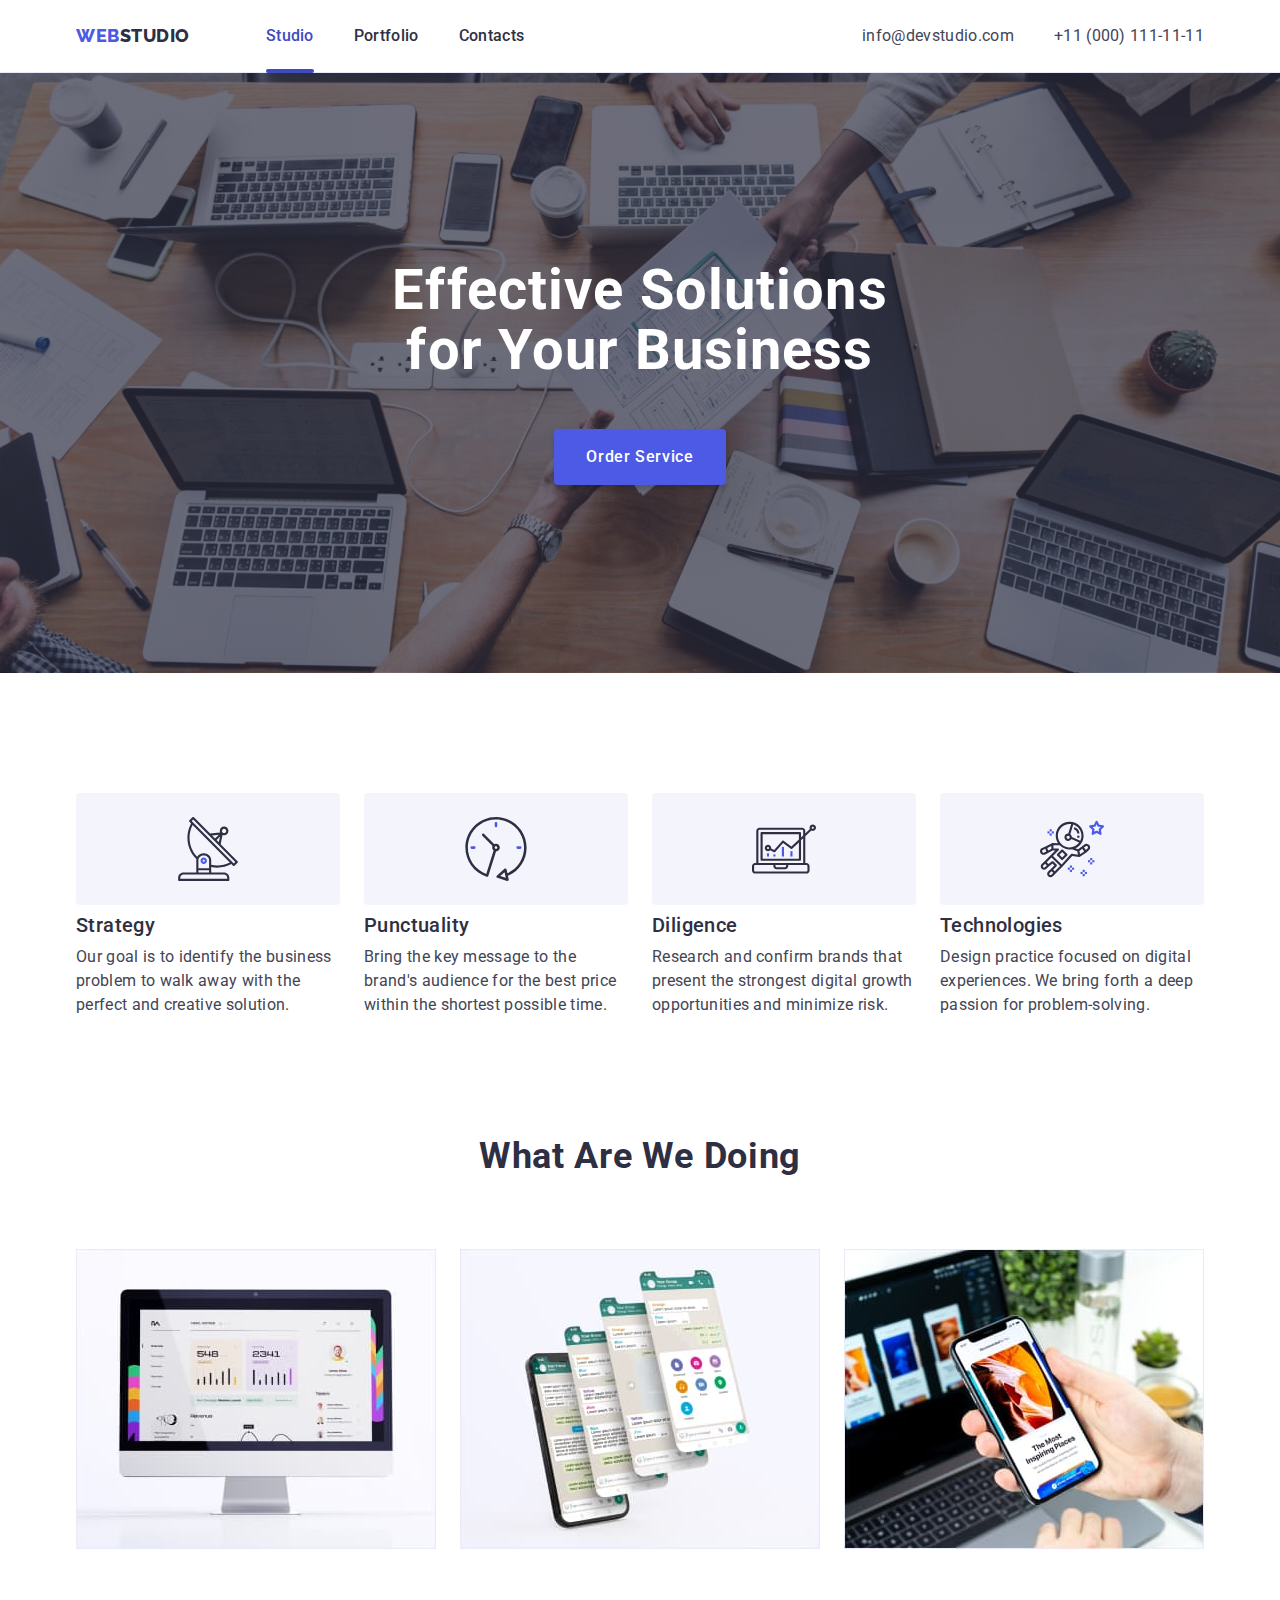
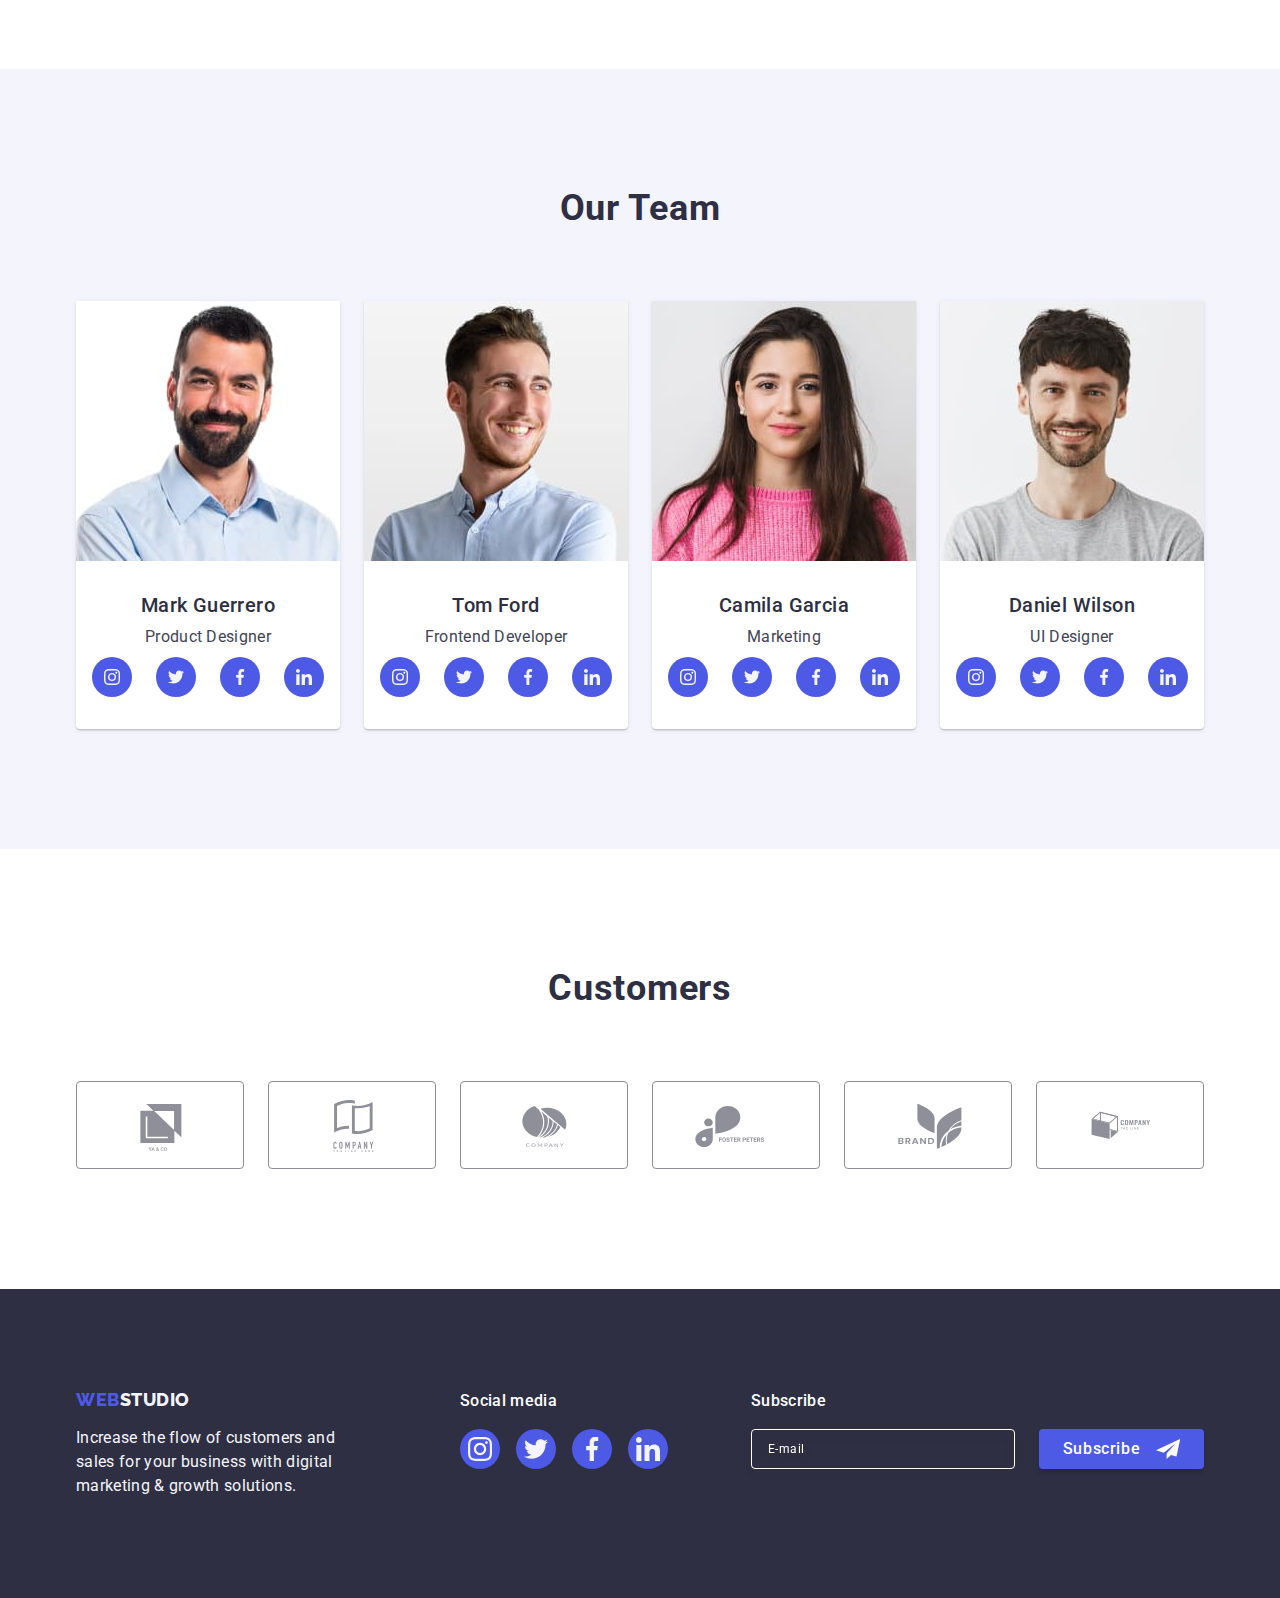
<file: index.html>
<!DOCTYPE html>
<html lang="en">

<head>
    <meta charset="UTF-8">
    <meta name="viewport" content="width=device-width, initial-scale=1.0">
    <link rel="preconnect" href="https://fonts.googleapis.com">
    <link rel="preconnect" href="https://fonts.gstatic.com" crossorigin>
    <link
        href="https://fonts.googleapis.com/css2?family=Raleway:wght@800&family=Roboto:wght@400;500;700;900&display=swap"
        rel="stylesheet">
    <link rel="stylesheet"
        href="https://cdnjs.cloudflare.com/ajax/libs/modern-normalize/2.0.0/modern-normalize.min.css">
    <link rel="stylesheet" href="./css/styles.css">
    <title>Studio</title>
</head>

<body>

    <header class="header-nav">
        <div class="container">
            <nav class="page-nav">
                <a href="./index.html" class="logo-header link">Web<span class="logo-color-header">Studio</span></a>
                <ul class="list">
                    <li><a href="./index.html" class="link-list current link">Studio</a></li>
                    <li><a href="./portfolio.html" class="link-list link">Portfolio</a></li>
                    <li><a href="" class="link-list link">Contacts</a></li>
                </ul>
            </nav>
            <address class="contacts">
                <ul class="list">
                    <li><a href="mailto:info@devstudio.com" class="contact link">info@devstudio.com</a></li>
                    <li><a href="tel:+110001111111" class="contact link">+11 (000) 111-11-11</a></li>
                </ul>
            </address>
        </div>
    </header>

    <main>

        <section class="section-one-index">
            <div class="container">
                <h1 class="title-one">Effective Solutions
                    for Your Business</h1>
                <button type="submit" class="order-service-button" data-modal-open>Order Service</button>


            </div>
        </section>


        <section class="section-two-index">
            <div class="container">
                <h2 class="title-two  visually-hidden">Our advantages</h2>
                <ul class="list">
                    <li class="list-section-two">
                        <div class="feature-icon">
                            <svg width="64" height="64">
                                <use href="./images/icons.svg#icon-antenna"></use>
                            </svg>
                        </div>
                        <h3 class="title-three">Strategy</h3>
                        <p class="section-two-text">
                            Our goal is to identify the business
                            problem to walk away with the perfect and creative solution.
                        </p>
                    </li>
                    <li class="list-section-two">
                        <div class="feature-icon">
                            <svg width="64" height="64" class="icon">
                                <use href="./images/icons.svg#icon-clock"></use>
                            </svg>
                        </div>
                        <h3 class="title-three">Punctuality</h3>
                        <p class="section-two-text">
                            Bring the key message to the brand's audience for the best price within the shortest
                            possible
                            time.
                        </p>
                    </li>
                    <li class="list-section-two">
                        <div class="feature-icon">
                            <svg width="64" height="64">
                                <use href="./images/icons.svg#icon-diagram"></use>
                            </svg>
                        </div>
                        <h3 class="title-three">Diligence</h3>
                        <p class="section-two-text">
                            Research and confirm brands that present the strongest digital growth opportunities and
                            minimize
                            risk.
                        </p>
                    </li>
                    <li class="list-section-two">
                        <div class="feature-icon">
                            <svg width="64" height="64">
                                <use href="./images/icons.svg#icon-astronaut"></use>
                            </svg>
                        </div>
                        <h3 class="title-three">Technologies</h3>
                        <p class="section-two-text">
                            Design practice focused on digital experiences. We bring forth a deep passion for
                            problem-solving.
                        </p>
                    </li>
                </ul>
            </div>
        </section>



        <section class="section-three-index">
            <div class="container">
                <h2 class="title-two">What are we doing</h2>
                <ul class="list">
                    <li class="list-section-three">
                        <img src="./images/rectangle-71-2.jpg" alt="computer" width="360" height="300">
                    </li>
                    <li class="list-section-three">
                        <img src="./images/rectangle-71-1.jpg" alt="smartphone" width="360" height="300">
                    </li>
                    <li class="list-section-three">
                        <img src="./images/rectangle-71.jpg" alt="laptop" width="360" height="300">
                    </li>
                </ul>
            </div>
        </section>


        <section class="section-four-index">
            <div class="container">
                <h2 class="title-two">Our Team</h2>
                <ul class="list">
                    <li class="people">
                        <img src="./images/img-3.jpg" alt="Mark Guerrero" width="264" height="260">
                        <div class="card">
                            <h3 class="title-three">Mark Guerrero</h3>
                            <p class="section-four-text">Product Designer</p>
                            <ul class="list-cocial-people">
                                <li class="cocial-people">
                                    <a class="link-cocial-people link" href="" target="_blank">
                                        <svg class="icon" width="16" height="16">
                                            <use href="./images/icons.svg#icon-instagram"></use>
                                        </svg>
                                    </a>
                                </li>
                                <li class="cocial-people">
                                    <a class="link-cocial-people link" href="" target="_blank">
                                        <svg class="icon" width="16" height="16">
                                            <use href="./images/icons.svg#icon-twitter"></use>
                                        </svg>
                                    </a>
                                </li>
                                <li class="cocial-people">
                                    <a class="link-cocial-people link" href="" target="_blank">
                                        <svg class="icon" width="16" height="16">
                                            <use href="./images/icons.svg#icon-facebook"></use>
                                        </svg>
                                    </a>
                                </li>
                                <li class="cocial-people">
                                    <a class="link-cocial-people link" href="" target="_blank">
                                        <svg class="icon" width="16" height="16">
                                            <use href="./images/icons.svg#icon-linkedin"></use>
                                        </svg>
                                    </a>
                                </li>
                            </ul>
                        </div>

                    </li>
                    <li class="people">
                        <img src="./images/img-2.jpg" alt="Tom Ford" width="264" height="260">
                        <div class="card">
                            <h3 class="title-three">Tom Ford</h3>
                            <p class="section-four-text">Frontend Developer</p>
                            <ul class="list-cocial-people">
                                <li class="cocial-people">
                                    <a class="link-cocial-people link" href="" target="_blank">
                                        <svg class="icon" width="16" height="16">
                                            <use href="./images/icons.svg#icon-instagram"></use>
                                        </svg>
                                    </a>
                                </li>
                                <li class="cocial-people">
                                    <a class="link-cocial-people link" href="" target="_blank">
                                        <svg class="icon" width="16" height="16">
                                            <use href="./images/icons.svg#icon-twitter"></use>
                                        </svg>
                                    </a>
                                </li>
                                <li class="cocial-people">
                                    <a class="link-cocial-people link" href="" target="_blank">
                                        <svg class="icon" width="16" height="16">
                                            <use href="./images/icons.svg#icon-facebook"></use>
                                        </svg>
                                    </a>
                                </li>
                                <li class="cocial-people">
                                    <a class="link-cocial-people link" href="" target="_blank">
                                        <svg class="icon" width="16" height="16">
                                            <use href="./images/icons.svg#icon-linkedin"></use>
                                        </svg>
                                    </a>
                                </li>
                            </ul>
                        </div>

                    </li>
                    <li class="people">
                        <img src="./images/img-1.jpg" alt="Camila Garcia" width="264" height="260">
                        <div class="card">
                            <h3 class="title-three">Camila Garcia</h3>
                            <p class="section-four-text">Marketing</p>
                            <ul class="list-cocial-people">
                                <li class="cocial-people">
                                    <a class="link-cocial-people link" href="" target="_blank">
                                        <svg class="icon" width="16" height="16">
                                            <use href="./images/icons.svg#icon-instagram"></use>
                                        </svg>
                                    </a>
                                </li>
                                <li class="cocial-people">
                                    <a class="link-cocial-people link" href="" target="_blank">
                                        <svg class="icon" width="16" height="16">
                                            <use href="./images/icons.svg#icon-twitter"></use>
                                        </svg>
                                    </a>
                                </li>
                                <li class="cocial-people">
                                    <a class="link-cocial-people link" href="" target="_blank">
                                        <svg class="icon" width="16" height="16">
                                            <use href="./images/icons.svg#icon-facebook"></use>
                                        </svg>
                                    </a>
                                </li>
                                <li class="cocial-people">
                                    <a class="link-cocial-people link" href="" target="_blank">
                                        <svg class="icon" width="16" height="16">
                                            <use href="./images/icons.svg#icon-linkedin"></use>
                                        </svg>
                                    </a>
                                </li>
                            </ul>
                        </div>

                    </li>
                    <li class="people">
                        <img src="./images/img.jpg" alt="Daniel Wilson" width="264" height="260">
                        <div class="card">
                            <h3 class="title-three">Daniel Wilson</h3>
                            <p class="section-four-text">UI Designer</p>
                            <ul class="list-cocial-people">
                                <li class="cocial-people">
                                    <a class="link-cocial-people link" href="" target="_blank">
                                        <svg class="icon" width="16" height="16">
                                            <use href="./images/icons.svg#icon-instagram"></use>
                                        </svg>
                                    </a>
                                </li>
                                <li class="cocial-people">
                                    <a class="link-cocial-people link" href="" target="_blank">
                                        <svg class="icon" width="16" height="16">
                                            <use href="./images/icons.svg#icon-twitter"></use>
                                        </svg>
                                    </a>
                                </li>
                                <li class="cocial-people">
                                    <a class="link-cocial-people link" href="" target="_blank">
                                        <svg class="icon" width="16" height="16">
                                            <use href="./images/icons.svg#icon-facebook"></use>
                                        </svg>
                                    </a>
                                </li>
                                <li class="cocial-people">
                                    <a class="link-cocial-people link" href="" target="_blank">
                                        <svg class="icon" width="16" height="16">
                                            <use href="./images/icons.svg#icon-linkedin"></use>
                                        </svg>
                                    </a>
                                </li>
                            </ul>
                        </div>

                    </li>
                </ul>
            </div>
        </section>
        <section class="section-five-index">
            <div class="container">
                <h2 class="title-two">Customers</h2>
                <ul class="list">
                    <li class="list-section-five">
                        <a class="link-client link" href="">
                            <svg class="icon" width="104" height="56">
                                <use href="./images/icons.svg#icon-Logo-client-1"></use>
                            </svg>
                        </a>
                    </li>
                    <li class="list-section-five">
                        <a class="link-client link" href="">
                            <svg class="icon" width="104" height="56">
                                <use href="./images/icons.svg#icon-Logo-client-2"></use>
                            </svg>
                        </a>
                    </li>
                    <li class="list-section-five">
                        <a class="link-client link" href="">
                            <svg class="icon" width="104" height="56">
                                <use href="./images/icons.svg#icon-Logo-client-3"></use>
                            </svg>
                        </a>
                    </li>
                    <li class="list-section-five">
                        <a class="link-client link" href="">
                            <svg class="icon" width="104" height="56">
                                <use href="./images/icons.svg#icon-Logo-client-4"></use>
                            </svg>
                        </a>
                    </li>
                    <li class="list-section-five">
                        <a class="link-client link" href="">
                            <svg class="icon" width="104" height="56">
                                <use href="./images/icons.svg#icon-Logo-client-5"></use>
                            </svg>
                        </a>
                    </li>
                    <li class="list-section-five">
                        <a class="link-client link" href="">
                            <svg class="icon" width="104" height="56">
                                <use href="./images/icons.svg#icon-Logo-client-6"></use>
                            </svg>
                        </a>
                    </li>
                </ul>
            </div>
        </section>

    </main>

    <footer class="footer">
        <div class="container">
            <div class="footer-info">
                <a href="./index.html" class="logo-footer link">Web<span class="logo-color-footer">Studio</span></a>
                <p class="footer-text">Increase the flow of customers and sales for your business with digital marketing
                    &
                    growth solutions.</p>
            </div>
            <div class="social-media">
                <p class="text-social">Social media</p>
                <ul class="list">
                    <li class="link-footer">
                        <a class="link-cocial-footer link" href="" target="_blank">
                            <svg class="icon" width="24" height="24">
                                <use href="./images/icons.svg#icon-instagram-footer"></use>
                            </svg>
                        </a>
                    </li>
                    <li class="link-footer">
                        <a class="link-cocial-footer link" href="" target="_blank">
                            <svg class="icon" width="24" height="24">
                                <use href="./images/icons.svg#icon-twitter-footer"></use>
                            </svg>
                        </a>
                    </li>
                    <li class="link-footer">
                        <a class="link-cocial-footer link" href="" target="_blank">
                            <svg class="icon" width="24" height="24">
                                <use href="./images/icons.svg#icon-facebook-footer"></use>
                            </svg>
                        </a>
                    </li>
                    <li class="link-footer">
                        <a class="link-cocial-footer link" href="" target="_blank">
                            <svg class="icon" width="24" height="24">
                                <use href="./images/icons.svg#icon-linkedin-footer"></use>
                            </svg>
                        </a>
                    </li>
                </ul>
            </div>
            <div class="form-subscribe">
                <p class="form-text">Subscribe</p>
                <form class="footer-form">
                    <label class="footer-label">
                        <input class="footer-input" type="email" name="email" placeholder="E-mail">
                    </label>
                    <button class="footer-btn" type="submit">Subscribe
                        <svg class="icon" width="24" height="24">
                            <use href="./images/icons.svg#icon-icon-send"></use>
                        </svg>
                    </button>
                </form>
            </div>

        </div>
    </footer>

    <div class="backdrop is-hidden" data-modal>
        <div class="modal">
            <button class="close-button" type="button" data-modal-close>
                <svg class="close-black" width="8" height="8">
                    <use href="./images/icons.svg#icon-close-black"></use>
                </svg>
            </button>


            <p class="modal-text">Leave your contacts and we will call you back</p>

            <form class="modal-form">
                <div class="form-element">
                    <label class="form-label" for="user-name">
                        Name
                    </label>

                    <div class="input-icon">
                        <input class="form-input" type="text" name="user-name" id="user-name">
                        <svg class="icon-black" width="18" height="24">
                            <use href="./images/icons.svg#icon-person-black"></use>
                        </svg>
                    </div>

                </div>

                <div class="form-element">
                    <label class="form-label" for="phone">
                        Phone</label>

                    <div class="input-icon">
                        <input class="form-input" type="tel" name="phone" id="phone">
                        <svg class="icon-black" width="18" height="24">
                            <use href="./images/icons.svg#icon-phone-black"></use>
                        </svg>
                    </div>
                </div>


                <div class="form-element">
                    <label class="form-label" for="email">
                        Email</label>

                    <div class="input-icon">
                        <input class="form-input" type="email" name="email" id="email">
                        <svg class="icon-black" width="18" height="24">
                            <use href="./images/icons.svg#icon-email-black"></use>
                        </svg>
                    </div>
                </div>


                <div class="form-element label">
                    <label class="form-label" for="user-comment">
                        Comment</label>
                    <textarea class="form-input form-textarea" name="user-comment" placeholder="Text input"
                        id="user-comment"></textarea>
                </div>


                <div class="check">

                    <input class="visually-hidden input-check" type="checkbox" id="user-privacy" value="true"
                        name="user-privacy">

                    <label class="accept-text" for="user-privacy">
                        <span class="check-span">
                            <svg class="icon-span" width="10" height="8">
                                <use href="./images/icons.svg#icon-property-click"></use>
                            </svg>
                        </span>
                        I accept the terms and conditions of the <a class="link-modal" href=""> Privacy Policy</a>
                    </label>
                </div>

                <button class="form-button" type="submit">Send</button>
            </form>
        </div>
    </div>

    <script src="./js/modal.js"></script>
</body>

</html>
</file>
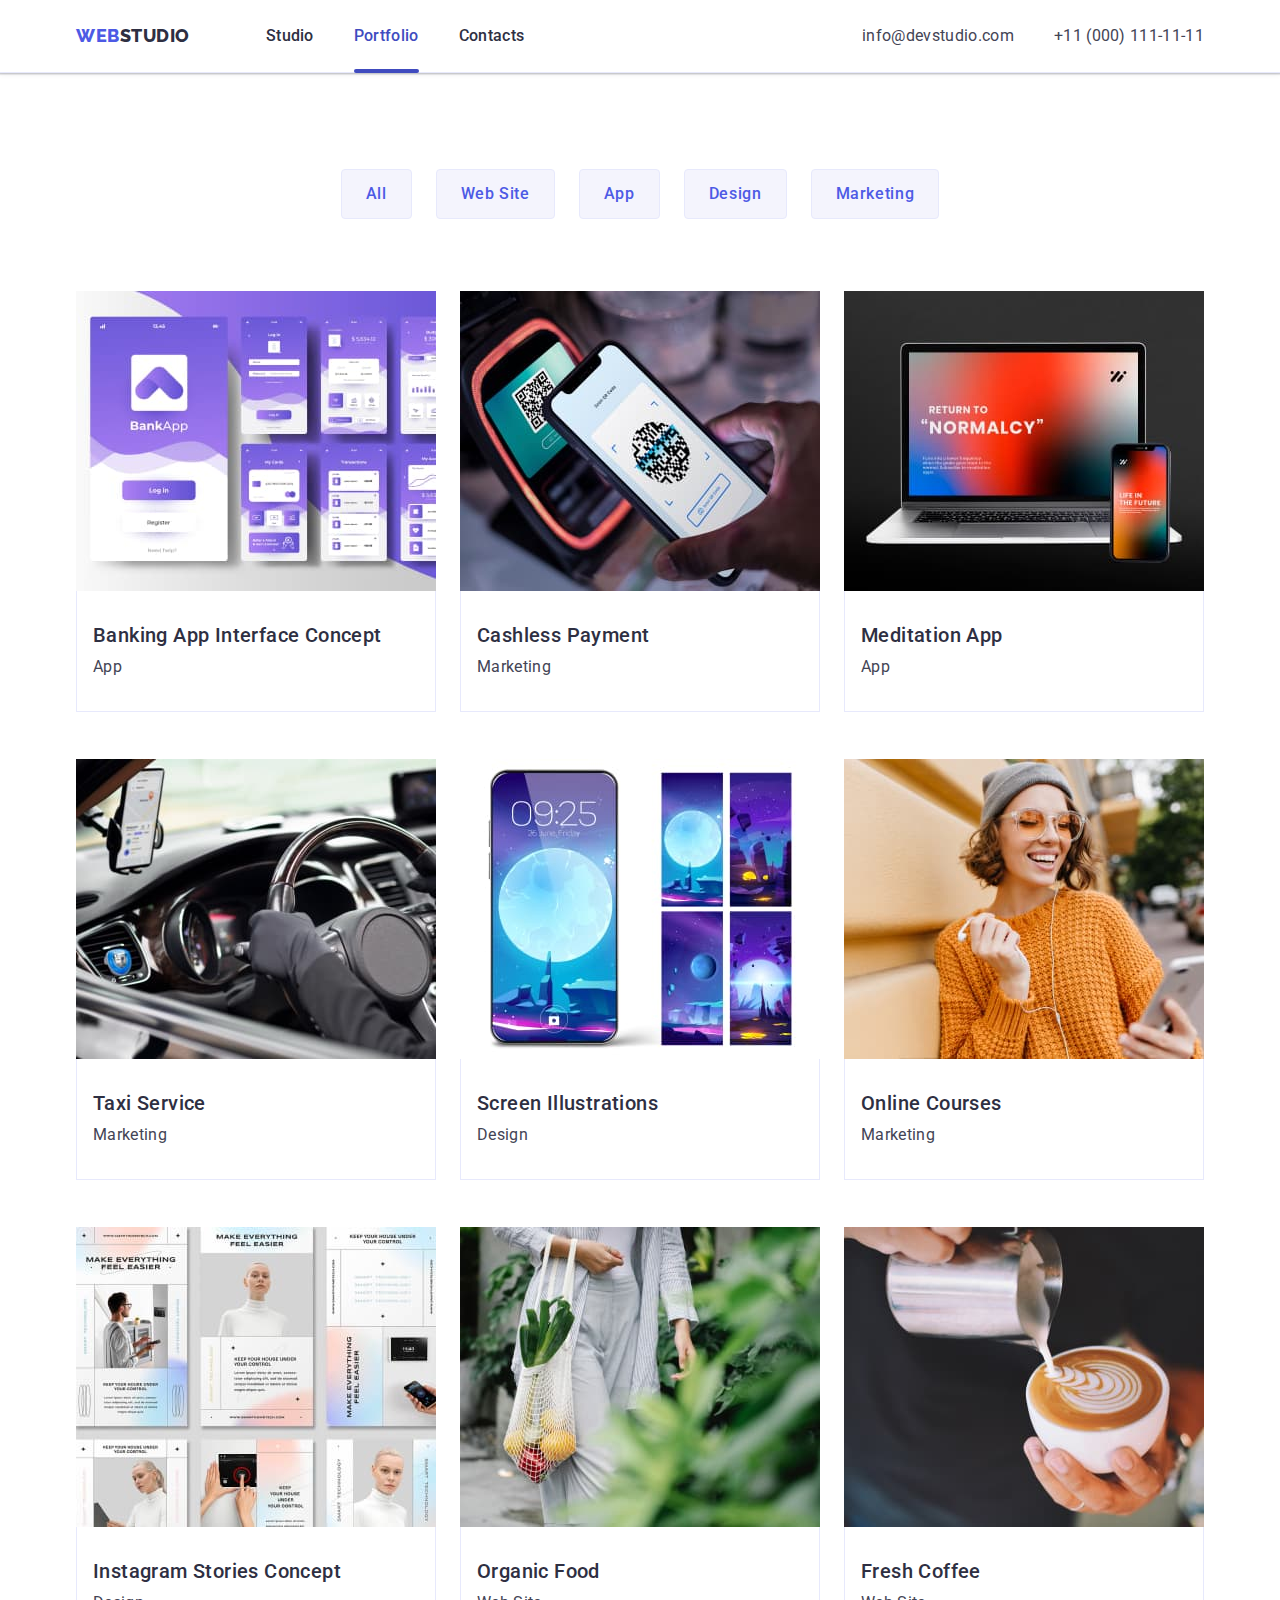
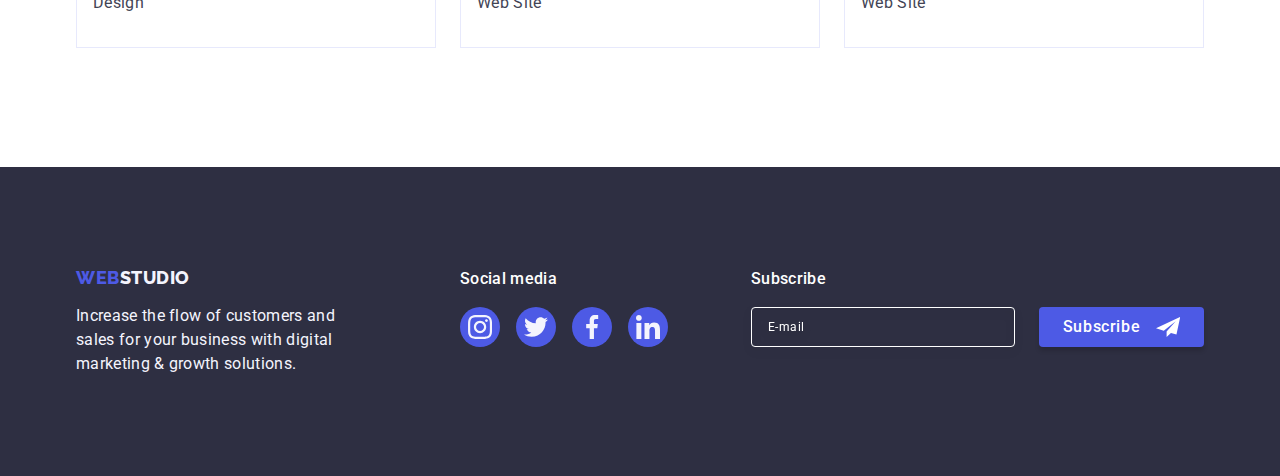
<file: portfolio.html>
<!DOCTYPE html>
<html lang="en">

<head>
    <meta charset="UTF-8">
    <meta name="viewport" content="width=device-width, initial-scale=1.0">
    <link rel="preconnect" href="https://fonts.googleapis.com">
    <link rel="preconnect" href="https://fonts.gstatic.com" crossorigin>
    <link
        href="https://fonts.googleapis.com/css2?family=Raleway:wght@800&family=Roboto:wght@400;500;700;900&display=swap"
        rel="stylesheet">
    <link rel="stylesheet"
        href="https://cdnjs.cloudflare.com/ajax/libs/modern-normalize/2.0.0/modern-normalize.min.css">
    <link rel="stylesheet" href="./css/styles.css">
    <title>Portfolio</title>
</head>

<body>
    <header class="header-nav">
        <div class="container">
            <nav class="page-nav">
                <a href="./index.html" class="logo-header link">Web<span class="logo-color-header">Studio</span></a>
                <ul class="list">
                    <li><a href="./index.html" class="link-list link">Studio</a></li>
                    <li><a href="./portfolio.html" class="link-list current link">Portfolio</a></li>
                    <li><a href="" class="link-list link">Contacts</a></li>
                </ul>
            </nav>
            <address class="contacts">
                <ul class="list">
                    <li><a href="mailto:info@devstudio.com" class="contact link">info@devstudio.com</a></li>
                    <li><a href="tel:+110001111111" class="contact link">+11 (000) 111-11-11</a></li>
                </ul>
            </address>
        </div>
    </header>

    <main>

        <section class="section-one-portfolio">
            <div class="container">
                <h1 class="visually-hidden">Our portfolio</h1>
                <ul class="list filtr">
                    <li><button type="submit" class="filtr-button">All</button></li>
                    <li><button type="submit" class="filtr-button">Web Site</button></li>
                    <li><button type="submit" class="filtr-button">App</button></li>
                    <li><button type="submit" class="filtr-button">Design</button></li>
                    <li><button type="submit" class="filtr-button">Marketing</button></li>
                </ul>
                <ul class="list table">
                    <li class="table-element">
                        <a href="" class="link link-table">
                            <div class="overlay-element">
                                <img src="./images/portfolio-1.jpg" alt="Banking App Interface Concept" width="360"
                                    height="300">

                                <p class="overlay-card">
                                    14 Stylish and User-Friendly App Design Concepts · Task Manager App · Calorie
                                    Tracker App · Exotic Fruit Ecommerce App ·
                                    Cloud Storage App
                                </p>

                            </div>
                            <div class="name-element">
                                <h2 class="title-element">Banking App Interface Concept</h2>
                                <p class="text-element">App</p>
                            </div>
                        </a>
                    </li>
                    <li class="table-element">
                        <a href="" class="link link-table">
                            <div class="overlay-element">
                                <img src="./images/portfolio-2.jpg" alt="Cashless Payment" width="360" height="300">

                                <p class="overlay-card">
                                    14 Stylish and User-Friendly App Design Concepts · Task Manager App · Calorie
                                    Tracker App · Exotic Fruit Ecommerce App ·
                                    Cloud Storage App
                                </p>
                            </div>

                            <div class="name-element">
                                <h2 class="title-element">Cashless Payment</h2>
                                <p class="text-element">Marketing</p>
                            </div>
                        </a>
                    </li>
                    <li class="table-element">
                        <a href="" class="link link-table">
                            <div class="overlay-element">
                                <img src="./images/portfolio-3.jpg" alt="Meditation App" width="360" height="300">

                                <p class="overlay-card">
                                    14 Stylish and User-Friendly App Design Concepts · Task Manager App · Calorie
                                    Tracker App · Exotic Fruit Ecommerce App ·
                                    Cloud Storage App
                                </p>

                            </div>
                            <div class="name-element">
                                <h2 class="title-element">Meditation App</h2>
                                <p class="text-element">App</p>
                            </div>
                        </a>
                    </li>
                    <li class="table-element">
                        <a href="" class="link link-table">
                            <div class="overlay-element">
                                <img src="./images/portfolio-4.jpg" alt="Taxi Service" width="360" height="300">

                                <p class="overlay-card">
                                    14 Stylish and User-Friendly App Design Concepts · Task Manager App · Calorie
                                    Tracker App · Exotic Fruit Ecommerce App ·
                                    Cloud Storage App
                                </p>

                            </div>
                            <div class="name-element">
                                <h2 class="title-element">Taxi Service</h2>
                                <p class="text-element">Marketing</p>
                            </div>
                        </a>
                    </li>
                    <li class="table-element">
                        <a href="" class="link link-table">
                            <div class="overlay-element">
                                <img src="./images/portfolio-5.jpg" alt="Screen Illustrations" width="360" height="300">

                                <p class="overlay-card">
                                    14 Stylish and User-Friendly App Design Concepts · Task Manager App · Calorie
                                    Tracker App · Exotic Fruit Ecommerce App ·
                                    Cloud Storage App
                                </p>

                            </div>
                            <div class="name-element">
                                <h2 class="title-element">Screen Illustrations</h2>
                                <p class="text-element">Design</p>
                            </div>
                        </a>
                    </li>
                    <li class="table-element">
                        <a href="" class="link link-table">
                            <div class="overlay-element">
                                <img src="./images/portfolio-6.jpg" alt="Online Courses" width="360" height="300">

                                <p class="overlay-card">
                                    14 Stylish and User-Friendly App Design Concepts · Task Manager App · Calorie
                                    Tracker App · Exotic Fruit Ecommerce App ·
                                    Cloud Storage App
                                </p>

                            </div>
                            <div class="name-element">
                                <h2 class="title-element">Online Courses</h2>
                                <p class="text-element">Marketing</p>
                            </div>
                        </a>
                    </li>
                    <li class="table-element">
                        <a href="" class="link link-table">
                            <div class="overlay-element">
                                <img src="./images/portfolio-7.jpg" alt="Instagram Stories Concept" width="360"
                                    height="300">

                                <p class="overlay-card">
                                    14 Stylish and User-Friendly App Design Concepts · Task Manager App · Calorie
                                    Tracker App · Exotic Fruit Ecommerce App ·
                                    Cloud Storage App
                                </p>

                            </div>
                            <div class="name-element">
                                <h2 class="title-element">Instagram Stories Concept</h2>
                                <p class="text-element">Design</p>
                            </div>
                        </a>
                    </li>
                    <li class="table-element">
                        <a href="" class="link link-table">
                            <div class="overlay-element">
                                <img src="./images/portfolio-8.jpg" alt="Organic Food" width="360" height="300">

                                <p class="overlay-card">
                                    14 Stylish and User-Friendly App Design Concepts · Task Manager App · Calorie
                                    Tracker App · Exotic Fruit Ecommerce App ·
                                    Cloud Storage App
                                </p>

                            </div>
                            <div class="name-element">
                                <h2 class="title-element">Organic Food</h2>
                                <p class="text-element">Web Site</p>
                            </div>
                        </a>
                    </li>
                    <li class="table-element">
                        <a href="" class="link link-table">
                            <div class="overlay-element">
                                <img src="./images/portfolio-9.jpg" alt="Fresh Coffee" width="360" height="300">

                                <p class="overlay-card">
                                    14 Stylish and User-Friendly App Design Concepts · Task Manager App · Calorie
                                    Tracker App · Exotic Fruit Ecommerce App ·
                                    Cloud Storage App
                                </p>

                            </div>
                            <div class="name-element">
                                <h2 class="title-element">Fresh Coffee</h2>
                                <p class="text-element">Web Site</p>
                            </div>
                        </a>
                    </li>
                </ul>
            </div>
        </section>

    </main>

    <footer class="footer">
        <div class="container">
            <div class="footer-info">
                <a href="./index.html" class="logo-footer link">Web<span class="logo-color-footer">Studio</span></a>
                <p class="footer-text">Increase the flow of customers and sales for your business with digital marketing
                    &
                    growth solutions.</p>
            </div>
            <div class="social-media">
                <p class="text-social">Social media</p>
                <ul class="list">
                    <li class="link-footer">
                        <a class="link-cocial-footer link" href="" target="_blank">
                            <svg class="icon" width="24" height="24">
                                <use href="./images/icons.svg#icon-instagram-footer"></use>
                            </svg>
                        </a>
                    </li>
                    <li class="link-footer">
                        <a class="link-cocial-footer link" href="" target="_blank">
                            <svg class="icon" width="24" height="24">
                                <use href="./images/icons.svg#icon-twitter-footer"></use>
                            </svg>
                        </a>
                    </li>
                    <li class="link-footer">
                        <a class="link-cocial-footer link" href="" target="_blank">
                            <svg class="icon" width="24" height="24">
                                <use href="./images/icons.svg#icon-facebook-footer"></use>
                            </svg>
                        </a>
                    </li>
                    <li class="link-footer">
                        <a class="link-cocial-footer link" href="" target="_blank">
                            <svg class="icon" width="24" height="24">
                                <use href="./images/icons.svg#icon-linkedin-footer"></use>
                            </svg>
                        </a>
                    </li>
                </ul>
            </div>
            <div class="form-subscribe">
                <p class="form-text">Subscribe</p>
                <form class="footer-form">
                    <label class="footer-label">
                        <input class="footer-input" type="email" name="email" placeholder="E-mail">
                    </label>
                    <button class="footer-btn" type="submit">Subscribe
                        <svg class="icon" width="24" height="24">
                            <use href="./images/icons.svg#icon-icon-send"></use>
                        </svg>
                    </button>
                </form>
            </div>

        </div>
    </footer>
</body>

</html>
</file>
<file: css/styles.css>
:root {
    --navyblue: #2E2F42;
    --iris: #4D5AE5;
    --ocean: #404BBF;
    --white: #FFFFFF;
    --cloud: #F4F4FD;
    --slate: #434455;
    --cornflower: #E7E9FC;
    --lightslate: #8E8F99;
    --green: #31D0AA;
    --transition: cubic-bezier(0.4, 0, 0.2, 1);
    --dairy: #FCFCFC;
    --navyblue-modal: rgba(46, 47, 66, 0.40);
}

*,
*::before,
*::after {
    box-sizing: border-box;
}

body {
    font-family: 'Roboto',
        sans-serif;
    color: var(--slate);
    background-color: var(--white);
}

h1,
h2,
h3,
h4,
h5,
h6 {
    margin: 0;
}

p {
    margin: 0;
}

ul {
    list-style-type: none;
    margin: 0;
    padding-left: 0;
}

img {
    display: block;
}

input {
    font-family: inherit;
}

.link {
    text-decoration: none;
}



.container {
    max-width: 1158px;
    padding-left: 15px;
    padding-right: 15px;
    margin-left: auto;
    margin-right: auto;
}

.visually-hidden {
    position: absolute;
    width: 1px;
    height: 1px;
    margin: -1px;
    border: 0;
    padding: 0;
    white-space: nowrap;
    clip-path: inset(100%);
    clip: rect(0 0 0 0);
    overflow: hidden;
}

/* header */

.header-nav {
    border-bottom: 1px solid var(--cornflower);
    box-shadow: 0px 1px 6px 0px rgba(46, 47, 66, 0.08), 0px 1px 1px 0px rgba(46, 47, 66, 0.16), 0px 2px 1px 0px rgba(46, 47, 66, 0.08);
}

.logo-header {
    text-transform: uppercase;
    font-family: 'Raleway', sans-serif;
    font-size: 18px;
    font-weight: 800;
    line-height: 1.17;
    letter-spacing: 0.03em;
    color: var(--iris);
    margin-right: 76px;
}

.logo-color-header {
    color: var(--navyblue);
}

.header-nav .list {
    display: flex;
    gap: 40px;
}

.page-nav {
    display: flex;
    align-items: center;
}



.header-nav .container {
    display: flex;
    justify-content: space-between;
    align-items: center;
    flex-shrink: 0;

}



.link-list {
    font-size: 16px;
    font-weight: 500;
    line-height: 1.5;
    letter-spacing: 0.02em;
    color: var(--navyblue);
    padding: 24px 0;
    display: block;
    transition: color 250ms var(--transition);
    position: relative;
}



.link-list:hover,
.link-list:focus {
    color: var(--ocean);
}

.current {
    color: var(--ocean);
}

.current::after {
    width: 100%;
    height: 4px;
    border-radius: 2px;
    background-color: var(--ocean, #404BBF);
    display: block;
    position: absolute;
    content: '';
    bottom: -1px;
}

.contacts {
    font-style: normal;
}

.contact {
    font-size: 16px;
    font-weight: 400;
    line-height: 1.5;
    letter-spacing: 0.02em;
    color: var(--slate);
    transition: color 250ms var(--transition);
}

.contact:hover,
.contact:focus {
    color: var(--ocean);
}




/* index main */

/* ? Section 1 */


.section-one-index {
    background: var(--navyblue);
    padding-top: 188px;
    padding-bottom: 188px;
    background-image: linear-gradient(rgba(46, 47, 66, 0.7),
            rgba(46, 47, 66, 0.7)),
        url(../images/background-hero.jpg);
    background-repeat: no-repeat;
    background-position: center;
    background-size: cover;
    max-width: 1440px;
    margin-right: auto;
    margin-left: auto;
}



.title-one {
    color: var(--white);
    font-size: 56px;
    line-height: 1.07;
    letter-spacing: 0.02em;
    max-width: 496px;
    flex-shrink: 0;
    text-align: center;
    margin-bottom: 48px;
    margin-right: auto;
    margin-left: auto;
}

.order-service-button {
    background-color: var(--iris);
    color: var(--white);
    font-size: 16px;
    font-weight: 500;
    line-height: 1.5;
    letter-spacing: 0.04em;
    cursor: pointer;
    font-family: 'Roboto',
        sans-serif;
    padding: 16px 32px;
    border: none;
    border-radius: 4px;
    box-shadow: 0px 4px 4px 0px rgba(0, 0, 0, 0.15);
    min-width: 169px;
    margin-right: auto;
    margin-left: auto;
    display: block;
    transition: background-color 250ms var(--transition);
}

.order-service-button:hover,
.order-service-button:focus {
    background-color: var(--ocean);
}

/* ? Section 2 */

.title-two {
    color: var(--navyblue);
    text-align: center;
    font-size: 36px;
    line-height: 1.11;
    letter-spacing: 0.02em;
    text-transform: capitalize;
}

.feature-icon {
    display: flex;
    justify-content: center;
    align-items: center;
    height: 112px;
    background-color: var(--cloud);
    margin-bottom: 8px;
    border-radius: 4px;
}

.title-three {
    color: var(--navyblue);
    font-size: 20px;
    font-weight: 500;
    line-height: 1.2;
    letter-spacing: 0.02em;
    margin-bottom: 8px;
}

.section-two-index {
    padding: 120px 0;
}



.section-two-index .list {
    display: flex;
    justify-content: space-between;

    gap: 24px;
}

.list-section-two {
    width: calc((100% - 72px) / 4);

}

.section-two-text {
    font-size: 16px;
    line-height: 1.5;
    letter-spacing: 0.02em;
}

/* ? Section three */

.section-three-index {
    padding-bottom: 120px;
}

.section-three-index .title-two {
    margin-bottom: 72px;
}


.section-three-index .list {
    display: flex;
    justify-content: space-between;

    gap: 24px;
}

.list-section-three {
    width: calc((100% - 48px) / 3);
}

/* ? section four */

.section-four-index {
    background-color: var(--cloud);
    padding-top: 120px;
    padding-bottom: 120px;
}



.section-four-index .title-two {
    margin-bottom: 72px;
}

.card .title-three {
    margin-bottom: 8px;
    text-align: center;
}

.people {
    background-color: var(--white);
    border-radius: 0px 0px 4px 4px;
    box-shadow: 0px 2px 1px 0px rgba(46, 47, 66, 0.08), 0px 1px 1px 0px rgba(46, 47, 66, 0.16), 0px 1px 6px 0px rgba(46, 47, 66, 0.08);
    width: 264px;

}

.list-cocial-people {
    display: flex;
    gap: 24px;
    justify-content: center;
}

.cocial-people {
    width: 40px;
    height: 40px;
    transition: background-color 250ms var(--transition);
}

.link-cocial-people {
    display: flex;
    width: 100%;
    height: 100%;
    justify-content: center;
    align-items: center;
    color: var(--cloud);
    background-color: var(--iris);
    border-radius: 50%;
    transition: background-color 250ms var(--transition);
}

.link-cocial-people:hover,
.link-cocial-people:focus {
    background-color: var(--ocean);
}

.card {
    padding: 32px 0;
}

.section-four-text {
    font-size: 16px;
    line-height: 1.5;
    letter-spacing: 0.02em;
    color: var(--slate);
    text-align: center;
    margin-bottom: 8px;
}

.section-four-index .list {
    display: flex;
    justify-content: space-between;

    gap: 24px;
}



/* ? section five */

.client {
    color: var(--lightslate);
}

.link-client {
    display: flex;
    width: 100%;
    height: 100%;
    justify-content: center;
    align-items: center;
    color: var(--lightslate);
    border: 1px solid var(--lightslate);
    border-radius: 4px;
    transition: border-color, color;
    transition: border-color 250ms var(--transition),
        color 250ms var(--transition);
}

.section-five-index {
    padding-top: 120px;
    padding-bottom: 120px;
}

.section-five-index .title-two {
    margin-bottom: 72px;
}

.list-section-five {
    flex-basis: calc((100% - 120px) / 6);
    height: 88px;
}

.icon {
    fill: currentColor;
}

.link-client:hover,
.link-client:focus {
    border-color: var(--ocean);
    color: var(--ocean);
}



.section-five-index .list {
    display: flex;
    gap: 24px;
}


/* footer */

.footer {
    background-color: var(--navyblue);
    padding: 100px 0;
}

.footer .container {
    display: flex;
    align-items: baseline;
}

.footer-info {
    margin-right: 120px;
}

.social-media {
    display: inline-block;
}

.footer .list {
    display: flex;
    gap: 16px;
}

.text-social {
    margin-bottom: 16px;
    color: var(--white);
    font-weight: 500;
    line-height: 1.5;
    letter-spacing: 0.02em;
    font-size: 16px;
}


.logo-footer {
    text-transform: uppercase;
    font-family: 'Raleway', sans-serif;
    font-size: 18px;
    font-weight: 800;
    line-height: 1.17;
    letter-spacing: 0.03em;
    color: var(--iris);
    margin-bottom: 16px;
    display: inline-block;
}


.logo-color-footer {
    color: var(--cloud);
}

.footer-text {
    line-height: 1.5;
    color: var(--cloud);
    letter-spacing: 0.02em;
    width: 264px;
}

.link-cocial-footer {
    display: flex;
    width: 40px;
    height: 40px;
    justify-content: center;
    align-items: center;
    color: var(--cloud);
    background-color: var(--iris);
    border-radius: 50%;
    background-color 250ms var(--transition);
    transition: background-color 250ms var(--transition);
    ;
}

.link-cocial-footer:hover,
.link-cocial-footer:focus {
    background-color: var(--green);
}

.form-subscribe {
    margin-left: auto;
}

.footer-form {
    display: flex;
    gap: 24px;
}

.footer-label {
    display: flex;
    flex-direction: column;
}

.form-text {
    margin-bottom: 16px;
    color: var(--white);
    font-weight: 500;
    line-height: 1.5;
    letter-spacing: 0.02em;
}

.footer-input {
    width: 264px;
    border-radius: 4px;
    border: 1px solid var(--white);
    background-color: transparent;
    padding-left: 16px;
    height: 40px;
    color: var(--white);
    font-size: 12px;
    line-height: 1.5;
    letter-spacing: 0.04em;
    filter: drop-shadow(0px 4px 4px rgba(0, 0, 0, 0.15));
}

.footer-input::placeholder {
    color: var(--white);
    font-family: Roboto;
    font-size: 12px;
    line-height: 2;
    letter-spacing: 0.04em;

}

.footer-btn {
    height: 40px;
    background-color: var(--iris);
    color: var(--white);
    font-size: 16px;
    font-weight: 500;
    line-height: 1.5;
    letter-spacing: 0.04em;
    cursor: pointer;
    font-family: inherit;
    border: none;
    border-radius: 4px;
    min-width: 165px;
    transition: background-color 250ms var(--transition);
    display: flex;
    justify-content: center;
    align-items: center;
    box-shadow: 0px 4px 4px 0px rgba(0, 0, 0, 0.15);
}

.footer-btn:hover,
.footer-btn:focus {
    background-color: var(--ocean);
}

.footer-btn .icon {
    margin-left: 16px;
}

/* Portfolio */

.section-one-portfolio {
    padding-top: 96px;
    padding-bottom: 120px;
}

.section-one-portfolio .list {
    gap: 24px;
}

.section-one-portfolio .list.filtr {
    display: flex;
    justify-content: center;
    align-items: center;
    margin-bottom: 72px;
    gap: 24px;
}

.filtr-button {
    font-family: "Roboto",
        sans-serif;
    background-color: var(--cloud);
    border: 1px solid var(--cornflower);
    color: var(--iris);
    font-size: 16px;
    font-weight: 500;
    line-height: 1.5;
    letter-spacing: 0.04em;
    cursor: pointer;
    padding: 12px 24px;
    border-radius: 4px;
    transition: color 250ms var(--transition), background-color 250ms var(--transition), border-color 250ms var(--transition), box-shadow 250ms var(--transition);
}

.filtr-button:hover,
.filtr-button:focus {
    background-color: var(--ocean);
    color: var(--white);
    border: 1px solid transparent;
    box-shadow: 0px 2px 2px 0px rgba(0, 0, 0, 0.12), 0px 2px 1px 0px rgba(0, 0, 0, 0.08), 0px 3px 1px 0px rgba(0, 0, 0, 0.10);
}

.list.table {
    display: flex;
    flex-wrap: wrap;
    list-style: none;
}

.section-one-portfolio .list {
    row-gap: 48px;
}

.table-element {
    display: flex;
    height: 420px;
    padding-bottom: 0px;

    flex-shrink: 0;

    flex-direction: column;
    justify-content: center;
    align-items: center;
    padding-top: 0;
    width: calc((100% - 48px) / 3);


}



.link-table {
    display: block;
    transition: box-shadow 250ms var(--transition);
}

.link-table:hover,
.link-table:focus {
    box-shadow: 0px 1px 6px rgba(46, 47, 66, 0.08), 0px 1px 1px rgba(46, 47, 66, 0.16), 0px 2px 1px rgba(46, 47, 66, 0.08);

}

.overlay-element {
    position: relative;
    overflow: hidden;
}

.overlay {}


.overlay-card {
    color: var(--cloud);
    padding: 40px 32px;
    line-height: 1.5;
    letter-spacing: 0.02em;
    position: absolute;
    top: 0;
    left: 0;
    width: 100%;
    height: 100%;
    background-color: var(--iris);
    font-size: 16px;
    transform: translateY(100%);
    transition: transform 250ms var(--transition);
}

.link-table:hover .overlay-card,
.link-table:focus .overlay-card {
    transform: translateY(0%)
}



.name-element {
    padding: 32px 16px;
    border: 1px solid var(--cornflower);
    border-top: none;
}

.title-element {
    color: var(--navyblue);
    font-size: 20px;
    font-weight: 500;
    line-height: 1.2;
    letter-spacing: 0.02em;
    margin-bottom: 8px;

}

.text-element {
    font-size: 16px;
    line-height: 1.5;
    letter-spacing: 0.02em;
    color: var(--slate);
}

.backdrop.is-hidden {
    visibility: hidden;
    opacity: 0;
    pointer-events: none;
}

.backdrop {
    position: fixed;
    top: 0;
    left: 0;
    width: 100%;
    height: 100%;
    background-color: rgba(46, 47, 66, 0.4);
    opacity: 1;
    visibility: visible;
    transition: opacity 250ms var(--transition), visibility 250ms var(--transition);
}

.modal {
    width: 408px;
    min-height: 584px;
    flex-shrink: 0;
    border-radius: 4px;
    background: var(--dairy);
    box-shadow: 0px 2px 1px 0px rgba(0, 0, 0, 0.20), 0px 1px 3px 0px rgba(0, 0, 0, 0.12), 0px 1px 1px 0px rgba(0, 0, 0, 0.14);
    top: 50%;
    left: 50%;
    position: absolute;
    transform: translate(-50%, -50%);
    transition: transform 250ms var(--transition);
    padding: 72px 24px 24px 24px;

}




.close-button {
    width: 24px;
    height: 24px;
    background-color: var(--cornflower);
    border-radius: 50%;
    position: absolute;
    top: 24px;
    right: 24px;
    display: flex;
    justify-content: center;
    align-items: center;
    border: 1px solid rgba(0, 0, 0, 0.10);
    transition: background-color 250ms var(--transition),
        border 250ms var(--transition);
    cursor: pointer;
    padding: 0;
}

.close-button:hover,
.close-button:focus {
    border: none;
    background-color: var(--ocean);
}

.close-black {
    fill: var(--navyblue);
    transition: fill 250ms var(--transition);
}

.close-button:hover .close-black,
.close-button:focus .close-black {
    fill: var(--white)
}

.modal-text {
    color: var(--navyblue);
    text-align: center;
    font-weight: 500;
    line-height: 1.5;
    letter-spacing: 0.02em;
    margin-bottom: 16px;
}

.modal-form {}

.form-element {
    margin-bottom: 8px;
    position: relative;
}

.form-label {
    display: block;
    margin-bottom: 4px;

    color: var(--lightslate);
    font-size: 12px;
    line-height: 1.17;
    letter-spacing: 0.04em;
}

.form-input {
    width: 100%;
    min-height: 40px;
    border-radius: 4px;
    border: 1px solid var(--navyblue-modal);
    background-color: transparent;
    padding-left: 38px;
    transition: border-color 250ms var(--transition);
    outline: transparent;
}

.input-icon {
    position: relative;
}

.icon-black {
    position: absolute;
    top: 50%;
    left: 16px;
    transform: translateY(-50%);
    fill: var(--navyblue);
    transition: fill 250ms var(--transition);
}

.form-input:hover+.icon-black,
.form-input:focus+.icon-black {
    fill: var(--iris);
}

.form-input:hover,
.form-input:focus {
    border: 1px solid var(--iris);
}


.form-input.form-textarea {
    width: 360px;
    height: 120px;
}

.form-textarea {
    padding: 8px 16px;
    resize: none;
    font-size: 12px;
    line-height: 1.17;
    letter-spacing: 0.04em;
    color: var(--navyblue-modal);
}

.form-textarea::placeholder {
    font-size: 12px;
    line-height: 1.17;
    letter-spacing: 0.04em;
    color: var(--navyblue-modal);
}

.form-element.label {
    margin-bottom: 16px;
}

.check {
    margin-bottom: 24px;
}

.accept-text {
    color: var(--lightslate);
    font-size: 12px;
    line-height: 1.17;
    letter-spacing: 0.04em;
}

.check-span {
    border-radius: 2px;
    border: 1px solid var(--navyblue-modal);
    height: 16px;
    width: 16px;
    display: inline-flex;
    align-items: center;
    justify-content: center;
    margin-right: 8px;
    fill: transparent;
    transition: background-color 250ms var(--transition),
        border 250ms var(--transition), border-color 250ms var(--transition),
        fill 250ms var(--transition);
}


.input-check:focus+.accept-text .check-span {
    border-color: var(--ocean);
}


.input-check:checked+.accept-text .check-span {
    background-color: var(--ocean);
    border: none;
    fill: var(--cloud);
}



.link-modal {
    color: var(--iris);
}

.form-button {
    display: block;
    padding: 16px 32px;
    margin-left: auto;
    margin-right: auto;
    text-align: center;
    min-width: 169px;
    border-radius: 4px;
    background: var(--iris);
    box-shadow: 0px 4px 4px 0px rgba(0, 0, 0, 0.15);
    border: none;
    color: var(--white);
    font-size: 16px;
    font-style: normal;
    font-weight: 500;
    line-height: 1.5;
    letter-spacing: 0.04em;
    height: 56px;
    transition: background-color 250ms var(--transition);
    cursor: pointer;
}

.form-button:hover,
.form-button:focus {
    background-color: var(--ocean);
}
</file>
